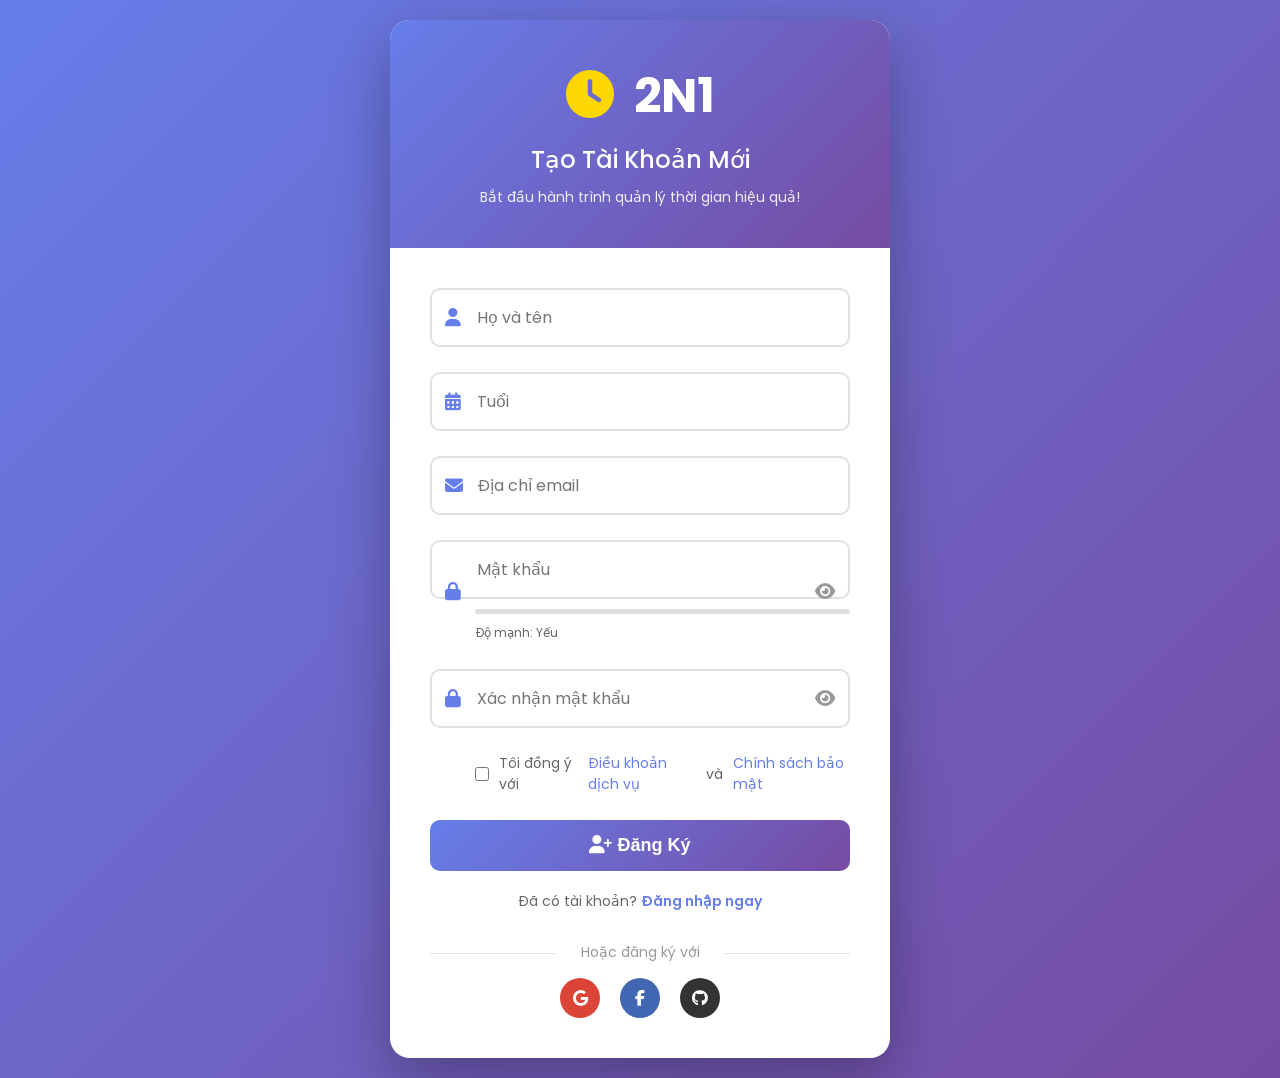
<file: index.html>
<!DOCTYPE html>
<html lang="vi">
<head>
    <meta charset="UTF-8">
    <meta name="viewport" content="width=device-width, initial-scale=1.0">
    <title>2N1 - Quản Lý Thời Gian Thông Minh</title>
    <link rel="stylesheet" href="https://cdnjs.cloudflare.com/ajax/libs/font-awesome/6.4.0/css/all.min.css">
    <link href="https://fonts.googleapis.com/css2?family=Poppins:wght@300;400;500;600;700&display=swap" rel="stylesheet">
    <link rel="stylesheet" href="style.css">
</head>
<body>
    <!-- Header với hiệu ứng -->
    <header class="glass-header">
        <div class="container">
            <div class="header-content">
                <div class="logo animate-logo">
                    <i class="fas fa-clock"></i>
                    <span>2N1</span>
                </div>
                <nav>
                    <ul>
                        <li><a href="#home" class="nav-link active"><i class="fas fa-home"></i> Trang Chủ</a></li>
                        <li><a href="#schedule" class="nav-link"><i class="fas fa-calendar-alt"></i> Lịch Học</a></li>
                        <li><a href="#pets" class="nav-link"><i class="fas fa-paw"></i> Thú Cưng</a></li>
                        <li><a href="#shop" class="nav-link"><i class="fas fa-store"></i> Cửa Hàng</a></li>
                    </ul>
                </nav>
                <div class="user-info" id="user-info">
                    <i class="fas fa-user-circle"></i>
                    <span id="username"></span>
                    <div class="points-badge" id="points-display">
                        <i class="fas fa-star"></i> <span id="user-points">0</span>
                    </div>
                </div>
            </div>
        </div>
    </header>

    <div class="container">
        <!-- Thanh tiến trình ngày -->
        <div class="daily-progress">
            <div class="progress-header">
                <h3><i class="fas fa-chart-line"></i> Tiến Độ Hôm Nay</h3>
                <span id="progress-percent">0%</span>
            </div>
            <div class="progress-bar-container">
                <div class="progress-bar-fill" id="daily-progress-bar" style="width: 0%"></div>
            </div>
        </div>

        <!-- Main Content với Grid Layout -->
        <div class="main-grid">
            <!-- Left Column: Tasks và Lịch -->
            <div class="left-column">
                <!-- Nhiệm vụ hôm nay -->
                <div class="card glass-card" id="home">
                    <div class="card-header">
                        <h2><i class="fas fa-tasks"></i> Nhiệm Vụ Hôm Nay</h2>
                        <button class="btn-add-task" id="add-task-btn">
                            <i class="fas fa-plus"></i> Thêm
                        </button>
                    </div>
                    
                    <div class="date-info">
                        <div class="current-date" id="current-date"></div>
                        <div class="tasks-summary">
                            <span id="completed-count">0</span>/<span id="total-count">0</span> hoàn thành
                        </div>
                    </div>
                    
                    <div class="time-slots" id="time-slots-container"></div>
                </div>

                <!-- Lịch học trong tuần (CẬP NHẬT) -->
                <div class="card glass-card" id="schedule">
                    <div class="card-header">
                        <h2><i class="fas fa-calendar-week"></i> Lịch Học Trong Tuần</h2>
                        <button class="btn-save-schedule" id="save-schedule-btn">
                            <i class="fas fa-save"></i> Lưu
                        </button>
                    </div>
                    
                    <div class="week-schedule" id="week-schedule">
                        <!-- JavaScript sẽ tạo lịch ở đây -->
                    </div>
                </div>
            </div>

            <!-- Right Column: Pomodoro, Âm thanh, Thú cưng -->
            <div class="right-column">
                <!-- Pomodoro Timer với hiệu ứng -->
                <div class="card glass-card pomodoro-card">
                    <h2><i class="fas fa-hourglass-half"></i> Pomodoro</h2>
                    
                    <div class="pomodoro-timer">
                        <div class="timer-circle">
                            <svg class="progress-ring" width="200" height="200">
                                <circle class="progress-ring__bg" stroke="#e0e0e0" stroke-width="8" fill="transparent" r="90" cx="100" cy="100"/>
                                <circle class="progress-ring__progress" stroke="#4b6cb7" stroke-width="8" fill="transparent" r="90" cx="100" cy="100"/>
                            </svg>
                            <div class="timer-display" id="timer">25:00</div>
                        </div>
                        
                        <div class="timer-label" id="session-type">Tập trung</div>
                        
                        <div class="timer-controls">
                            <button class="btn-control" id="start-btn">
                                <i class="fas fa-play"></i>
                            </button>
                            <button class="btn-control" id="pause-btn" disabled>
                                <i class="fas fa-pause"></i>
                            </button>
                            <button class="btn-control" id="reset-btn">
                                <i class="fas fa-redo"></i>
                            </button>
                        </div>
                    </div>
                </div>

                <!-- Phòng âm thanh Lofi (CẬP NHẬT) -->
                <div class="card glass-card sound-card">
                    <h2><i class="fas fa-headphones"></i> Nhạc Lofi Tập Trung</h2>
                    
                    <div class="sound-controls">
                        <div class="volume-control">
                            <i class="fas fa-volume-down"></i>
                            <input type="range" id="volume-slider" min="0" max="100" value="50">
                            <i class="fas fa-volume-up"></i>
                        </div>
                        
                        <div class="sound-buttons">
                            <button class="sound-btn" data-sound="lofi-study">
                                <i class="fas fa-book-open"></i>
                                <span>Lofi Study</span>
                                <div class="sound-wave"></div>
                            </button>
                            <button class="sound-btn" data-sound="lofi-chill">
                                <i class="fas fa-mug-hot"></i>
                                <span>Lofi Chill</span>
                                <div class="sound-wave"></div>
                            </button>
                            <button class="sound-btn" data-sound="lofi-rain">
                                <i class="fas fa-cloud-rain"></i>
                                <span>Lofi Rain</span>
                                <div class="sound-wave"></div>
                            </button>
                            <button class="sound-btn" data-sound="lofi-jazz">
                                <i class="fas fa-music"></i>
                                <span>Lofi Jazz</span>
                                <div class="sound-wave"></div>
                            </button>
                        </div>
                        
                        <div class="playing-indicator" id="playing-indicator">
                            <span>Đang phát: </span>
                            <span id="current-sound">Không có</span>
                            <button class="stop-sound" id="stop-sound">
                                <i class="fas fa-stop"></i>
                            </button>
                        </div>
                        
                        <!-- YouTube Audio Player Ẩn -->
                        <div id="youtube-player" style="display: none;"></div>
                    </div>
                </div>

                <!-- Thú cưng ảo (CẬP NHẬT) -->
                <div class="card glass-card pet-card" id="pets">
                    <h2><i class="fas fa-paw"></i> Thú Cưng Của Bạn</h2>
                    
                    <div class="pet-container">
                        <div class="pet-display" id="pet-display">
                            <div class="pet-image" id="pet-image">🐱</div>
                            <div class="pet-status">
                                <div class="pet-name" id="pet-name">Chưa có thú cưng</div>
                                <div class="pet-level" id="pet-level">Cấp 1</div>
                            </div>
                        </div>
                        
                        <div class="pet-stats">
                            <div class="pet-stat">
                                <i class="fas fa-heart" style="color: #ff6b6b;"></i>
                                <div class="stat-bar">
                                    <div class="stat-fill" id="pet-happiness" style="width: 0%"></div>
                                </div>
                                <span id="happiness-value">0%</span>
                            </div>
                            <div class="pet-stat">
                                <i class="fas fa-utensils" style="color: #4ecdc4;"></i>
                                <div class="stat-bar">
                                    <div class="stat-fill" id="pet-hunger" style="width: 100%"></div>
                                </div>
                                <span id="hunger-value">100%</span>
                            </div>
                            <div class="pet-stat">
                                <i class="fas fa-star" style="color: #ffd93d;"></i>
                                <div class="stat-bar">
                                    <div class="stat-fill" id="pet-exp" style="width: 0%"></div>
                                </div>
                                <span id="exp-value">0/100</span>
                            </div>
                        </div>
                        
                        <div class="pet-message" id="pet-message">
                            <i class="fas fa-comment-dots"></i>
                            <span>Hoàn thành nhiệm vụ để cho thú cưng ăn!</span>
                        </div>
                        
                        <div class="pet-food-inventory">
                            <h4><i class="fas fa-box"></i> Thức ăn: <span id="food-count">0</span></h4>
                            <div class="food-progress">
                                <div class="food-progress-bar" id="food-progress-bar" style="width: 0%"></div>
                            </div>
                            <p class="food-note">Mỗi 3 nhiệm vụ = 1 phần thức ăn</p>
                        </div>
                    </div>
                </div>
            </div>
        </div>
    </div>

    <!-- Cửa hàng thú cưng Modal (CẬP NHẬT) -->
    <div class="modal-overlay" id="shop-modal">
        <div class="modal-content shop-modal">
            <div class="modal-header">
                <h3><i class="fas fa-store"></i> Cửa Hàng Thú Cưng</h3>
                <button class="close-modal" id="close-shop">&times;</button>
            </div>
            
            <div class="shop-points">
                <i class="fas fa-star"></i> Điểm của bạn: <span id="shop-points">0</span>
            </div>
            
            <div class="pets-grid" id="pets-grid">
                <!-- Pet items sẽ được tạo bằng JavaScript -->
            </div>
        </div>
    </div>

    <!-- Thêm nhiệm vụ Modal -->
    <div class="modal-overlay" id="task-modal">
        <div class="modal-content">
            <div class="modal-header">
                <h3><i class="fas fa-plus-circle"></i> Thêm Nhiệm Vụ</h3>
                <button class="close-modal" id="close-task">&times;</button>
            </div>
            
            <form id="task-form">
                <div class="form-group">
                    <input type="text" id="task-name" placeholder="Tên nhiệm vụ" required>
                </div>
                
                <div class="form-row">
                    <select id="task-time" required>
                        <option value="">Chọn khung giờ</option>
                        <option value="morning">Sáng (8:00 - 12:00)</option>
                        <option value="afternoon">Chiều (13:00 - 17:00)</option>
                        <option value="evening">Tối (19:00 - 21:00)</option>
                    </select>
                    
                    <select id="task-duration" required>
                        <option value="">Thời lượng</option>
                        <option value="15">15 phút</option>
                        <option value="30">30 phút</option>
                        <option value="45">45 phút</option>
                        <option value="60">1 giờ</option>
                        <option value="90">1.5 giờ</option>
                        <option value="120">2 giờ</option>
                    </select>
                </div>
                
                <div class="form-group">
                    <select id="task-priority">
                        <option value="low">Ưu tiên thấp</option>
                        <option value="medium" selected>Ưu tiên trung bình</option>
                        <option value="high">Ưu tiên cao</option>
                    </select>
                </div>
                
                <button type="submit" class="btn-submit">Thêm nhiệm vụ</button>
            </form>
        </div>
    </div>

    <!-- Floating Action Button -->
    <button class="fab" id="fab">
        <i class="fas fa-chevron-up"></i>
    </button>

    <!-- Thêm thư viện YouTube IFrame API -->
    <script src="https://www.youtube.com/iframe_api"></script>
    <script src="script.js"></script>
</body>
</html>
</file>
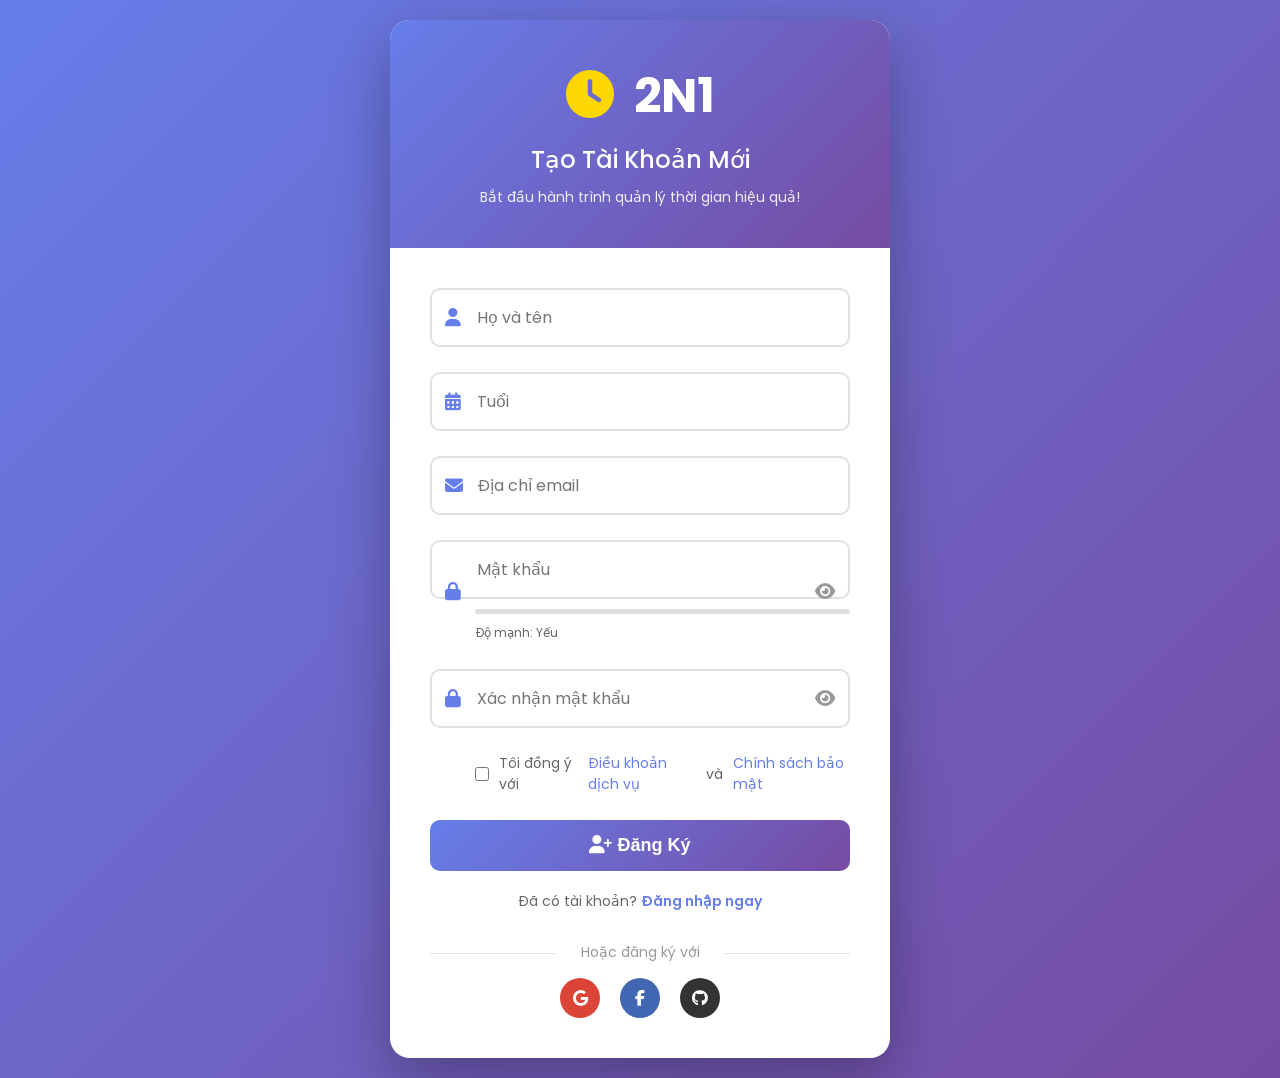
<file: register.html>
<!DOCTYPE html>
<html lang="vi">
<head>
    <meta charset="UTF-8">
    <meta name="viewport" content="width=device-width, initial-scale=1.0">
    <title>Đăng Ký - 2N1 Quản Lý Thời Gian</title>
    <link rel="stylesheet" href="https://cdnjs.cloudflare.com/ajax/libs/font-awesome/6.4.0/css/all.min.css">
    <link href="https://fonts.googleapis.com/css2?family=Poppins:wght@300;400;500;600;700&display=swap" rel="stylesheet">
    <style>
        * {
            margin: 0;
            padding: 0;
            box-sizing: border-box;
        }

        body {
            font-family: 'Poppins', sans-serif;
            background: linear-gradient(135deg, #667eea 0%, #764ba2 100%);
            min-height: 100vh;
            display: flex;
            align-items: center;
            justify-content: center;
            padding: 20px;
        }

        .container {
            max-width: 500px;
            width: 100%;
            background: white;
            border-radius: 20px;
            box-shadow: 0 20px 60px rgba(0, 0, 0, 0.3);
            overflow: hidden;
            animation: slideUp 0.5s ease-out;
        }

        @keyframes slideUp {
            from {
                opacity: 0;
                transform: translateY(50px);
            }
            to {
                opacity: 1;
                transform: translateY(0);
            }
        }

        .header {
            background: linear-gradient(135deg, #667eea 0%, #764ba2 100%);
            padding: 40px;
            text-align: center;
            color: white;
        }

        .header .logo {
            font-size: 48px;
            font-weight: 700;
            margin-bottom: 10px;
        }

        .header .logo i {
            margin-right: 10px;
            color: #ffd700;
        }

        .header h2 {
            font-size: 24px;
            font-weight: 500;
            margin-bottom: 10px;
        }

        .header p {
            opacity: 0.9;
            font-size: 14px;
        }

        .register-form {
            padding: 40px;
        }

        .form-group {
            margin-bottom: 25px;
            position: relative;
        }

        .form-group i {
            position: absolute;
            left: 15px;
            top: 50%;
            transform: translateY(-50%);
            color: #667eea;
            font-size: 18px;
        }

        .form-group .toggle-password {
            left: auto;
            right: 15px;
            cursor: pointer;
            color: #999;
        }

        .form-group .toggle-password:hover {
            color: #667eea;
        }

        .form-control {
            width: 100%;
            padding: 15px 15px 15px 45px;
            border: 2px solid #e0e0e0;
            border-radius: 10px;
            font-size: 16px;
            font-family: 'Poppins', sans-serif;
            transition: all 0.3s;
        }

        .form-control:focus {
            outline: none;
            border-color: #667eea;
            box-shadow: 0 0 0 3px rgba(102, 126, 234, 0.1);
        }

        .form-control.error {
            border-color: #f44336;
        }

        .error-message {
            color: #f44336;
            font-size: 12px;
            margin-top: 5px;
            margin-left: 45px;
            display: none;
        }

        .form-group.error .error-message {
            display: block;
        }

        .password-strength {
            margin-top: 10px;
            margin-left: 45px;
        }

        .strength-bar {
            height: 5px;
            background: #e0e0e0;
            border-radius: 5px;
            overflow: hidden;
            margin-bottom: 5px;
        }

        .strength-progress {
            height: 100%;
            width: 0%;
            transition: all 0.3s;
        }

        .strength-text {
            font-size: 12px;
            color: #666;
        }

        .checkbox-group {
            margin-left: 45px;
            margin-bottom: 25px;
        }

        .checkbox-group label {
            display: flex;
            align-items: center;
            gap: 10px;
            font-size: 14px;
            color: #666;
            cursor: pointer;
        }

        .checkbox-group input[type="checkbox"] {
            width: 18px;
            height: 18px;
            cursor: pointer;
        }

        .checkbox-group a {
            color: #667eea;
            text-decoration: none;
        }

        .checkbox-group a:hover {
            text-decoration: underline;
        }

        .btn-register {
            width: 100%;
            padding: 15px;
            background: linear-gradient(135deg, #667eea 0%, #764ba2 100%);
            color: white;
            border: none;
            border-radius: 10px;
            font-size: 18px;
            font-weight: 600;
            cursor: pointer;
            transition: all 0.3s;
            margin-bottom: 20px;
        }

        .btn-register:hover {
            transform: translateY(-2px);
            box-shadow: 0 10px 25px rgba(102, 126, 234, 0.4);
        }

        .btn-register:active {
            transform: translateY(0);
        }

        .login-link {
            text-align: center;
            font-size: 14px;
            color: #666;
        }

        .login-link a {
            color: #667eea;
            text-decoration: none;
            font-weight: 600;
        }

        .login-link a:hover {
            text-decoration: underline;
        }

        .social-login {
            margin-top: 30px;
            text-align: center;
        }

        .social-login p {
            color: #999;
            font-size: 14px;
            margin-bottom: 15px;
            position: relative;
        }

        .social-login p::before,
        .social-login p::after {
            content: "";
            position: absolute;
            top: 50%;
            width: 30%;
            height: 1px;
            background: #e0e0e0;
        }

        .social-login p::before {
            left: 0;
        }

        .social-login p::after {
            right: 0;
        }

        .social-icons {
            display: flex;
            justify-content: center;
            gap: 20px;
        }

        .social-icon {
            width: 40px;
            height: 40px;
            border-radius: 50%;
            display: flex;
            align-items: center;
            justify-content: center;
            color: white;
            text-decoration: none;
            transition: all 0.3s;
        }

        .social-icon:hover {
            transform: translateY(-3px);
            box-shadow: 0 5px 15px rgba(0, 0, 0, 0.2);
        }

        .social-icon.google {
            background: #DB4437;
        }

        .social-icon.facebook {
            background: #4267B2;
        }

        .social-icon.github {
            background: #333;
        }

        @media (max-width: 768px) {
            .header {
                padding: 30px;
            }

            .register-form {
                padding: 30px 20px;
            }

            .header .logo {
                font-size: 36px;
            }

            .header h2 {
                font-size: 20px;
            }
        }

        @media (max-width: 480px) {
            .container {
                margin: 10px;
            }

            .form-control {
                font-size: 14px;
                padding: 12px 12px 12px 40px;
            }

            .form-group i {
                font-size: 16px;
            }
        }
    </style>
</head>
<body>
    <div class="container">
        <div class="header">
            <div class="logo">
                <i class="fas fa-clock"></i> 2N1
            </div>
            <h2>Tạo Tài Khoản Mới</h2>
            <p>Bắt đầu hành trình quản lý thời gian hiệu quả!</p>
        </div>

        <div class="register-form">
            <form id="registerForm">
                <!-- Họ và tên -->
                <div class="form-group" id="name-group">
                    <i class="fas fa-user"></i>
                    <input type="text" class="form-control" id="fullname" placeholder="Họ và tên" required>
                    <div class="error-message" id="name-error">Vui lòng nhập họ tên hợp lệ (ít nhất 2 ký tự)</div>
                </div>

                <!-- Tuổi -->
                <div class="form-group" id="age-group">
                    <i class="fas fa-calendar-alt"></i>
                    <input type="number" class="form-control" id="age" placeholder="Tuổi" min="1" max="120" required>
                    <div class="error-message" id="age-error">Vui lòng nhập tuổi từ 1 đến 120</div>
                </div>

                <!-- Email -->
                <div class="form-group" id="email-group">
                    <i class="fas fa-envelope"></i>
                    <input type="email" class="form-control" id="email" placeholder="Địa chỉ email" required>
                    <div class="error-message" id="email-error">Vui lòng nhập email hợp lệ</div>
                </div>

                <!-- Mật khẩu -->
                <div class="form-group" id="password-group">
                    <i class="fas fa-lock"></i>
                    <input type="password" class="form-control" id="password" placeholder="Mật khẩu" required>
                    <i class="fas fa-eye toggle-password" id="togglePassword"></i>
                    <div class="error-message" id="password-error">Mật khẩu phải có ít nhất 8 ký tự, bao gồm chữ hoa, chữ thường và số</div>
                    
                    <!-- Thanh đo độ mạnh mật khẩu -->
                    <div class="password-strength">
                        <div class="strength-bar">
                            <div class="strength-progress" id="strength-progress"></div>
                        </div>
                        <span class="strength-text" id="strength-text">Độ mạnh: Yếu</span>
                    </div>
                </div>

                <!-- Xác nhận mật khẩu -->
                <div class="form-group" id="confirm-group">
                    <i class="fas fa-lock"></i>
                    <input type="password" class="form-control" id="confirmPassword" placeholder="Xác nhận mật khẩu" required>
                    <i class="fas fa-eye toggle-password" id="toggleConfirmPassword"></i>
                    <div class="error-message" id="confirm-error">Mật khẩu xác nhận không khớp</div>
                </div>

                <!-- Đồng ý điều khoản -->
                <div class="checkbox-group">
                    <label>
                        <input type="checkbox" id="terms" required>
                        Tôi đồng ý với <a href="#">Điều khoản dịch vụ</a> và <a href="#">Chính sách bảo mật</a>
                    </label>
                </div>

                <button type="submit" class="btn-register" id="registerBtn">
                    <i class="fas fa-user-plus"></i> Đăng Ký
                </button>

                <div class="login-link">
                    Đã có tài khoản? <a href="#" id="loginLink">Đăng nhập ngay</a>
                </div>

                <div class="social-login">
                    <p>Hoặc đăng ký với</p>
                    <div class="social-icons">
                        <a href="#" class="social-icon google"><i class="fab fa-google"></i></a>
                        <a href="#" class="social-icon facebook"><i class="fab fa-facebook-f"></i></a>
                        <a href="#" class="social-icon github"><i class="fab fa-github"></i></a>
                    </div>
                </div>
            </form>
        </div>
    </div>

    <script src="register.js"></script>
</body>
</html>
</file>
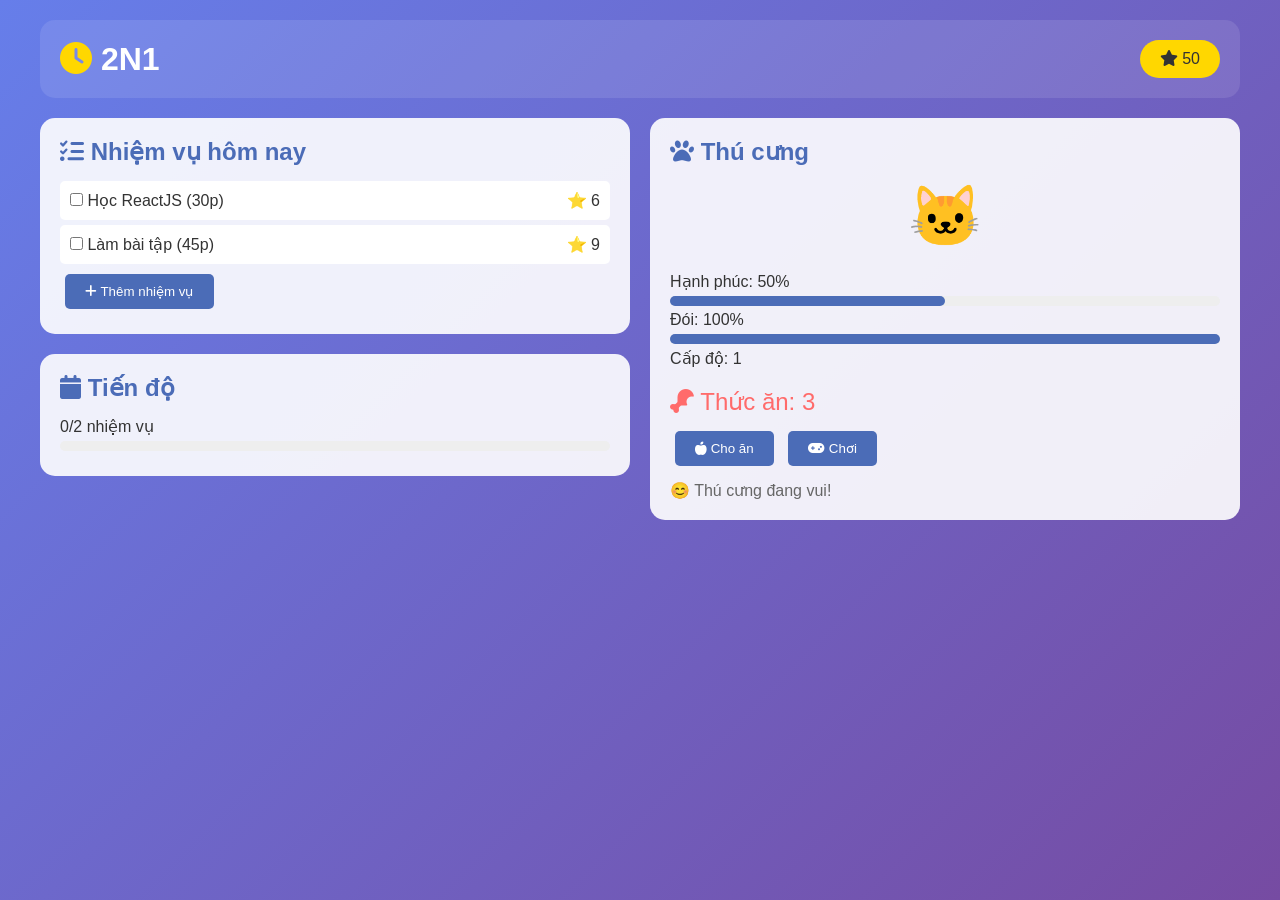
<file: simple.html>
<!DOCTYPE html>
<html lang="vi">
<head>
    <meta charset="UTF-8">
    <meta name="viewport" content="width=device-width, initial-scale=1.0">
    <title>2N1 - Đơn Giản</title>
    <link rel="stylesheet" href="https://cdnjs.cloudflare.com/ajax/libs/font-awesome/6.4.0/css/all.min.css">
    <style>
        * {
            margin: 0;
            padding: 0;
            box-sizing: border-box;
        }
        
        body {
            font-family: 'Arial', sans-serif;
            background: linear-gradient(135deg, #667eea, #764ba2);
            min-height: 100vh;
            padding: 20px;
            color: white;
        }
        
        .container {
            max-width: 1200px;
            margin: 0 auto;
        }
        
        .header {
            background: rgba(255,255,255,0.1);
            padding: 20px;
            border-radius: 15px;
            margin-bottom: 20px;
            display: flex;
            justify-content: space-between;
            align-items: center;
        }
        
        .logo {
            font-size: 32px;
            font-weight: bold;
        }
        
        .logo i {
            color: gold;
        }
        
        .points {
            background: gold;
            color: #333;
            padding: 10px 20px;
            border-radius: 30px;
        }
        
        .grid {
            display: grid;
            grid-template-columns: 1fr 1fr;
            gap: 20px;
        }
        
        .card {
            background: rgba(255,255,255,0.9);
            color: #333;
            padding: 20px;
            border-radius: 15px;
            margin-bottom: 20px;
        }
        
        .card h2 {
            margin-bottom: 15px;
            color: #4b6cb7;
        }
        
        .task-item {
            background: white;
            padding: 10px;
            margin: 5px 0;
            border-radius: 5px;
            display: flex;
            justify-content: space-between;
        }
        
        .pet-display {
            font-size: 60px;
            text-align: center;
        }
        
        .pet-stats {
            margin: 20px 0;
        }
        
        .stat-bar {
            height: 10px;
            background: #eee;
            border-radius: 5px;
            margin: 5px 0;
        }
        
        .stat-fill {
            height: 100%;
            background: #4b6cb7;
            border-radius: 5px;
            width: 50%;
        }
        
        button {
            padding: 10px 20px;
            background: #4b6cb7;
            color: white;
            border: none;
            border-radius: 5px;
            cursor: pointer;
            margin: 5px;
        }
        
        button:hover {
            background: #182848;
        }
        
        .food-count {
            font-size: 24px;
            color: #ff6b6b;
            margin: 10px 0;
        }
        
        @media (max-width: 768px) {
            .grid {
                grid-template-columns: 1fr;
            }
        }
    </style>
</head>
<body>
    <div class="container">
        <div class="header">
            <div class="logo">
                <i class="fas fa-clock"></i> 2N1
            </div>
            <div class="points">
                <i class="fas fa-star"></i> <span id="points">0</span>
            </div>
        </div>
        
        <div class="grid">
            <!-- Cột trái: Nhiệm vụ -->
            <div>
                <div class="card">
                    <h2><i class="fas fa-tasks"></i> Nhiệm vụ hôm nay</h2>
                    <div id="tasks"></div>
                    <button onclick="addTask()"><i class="fas fa-plus"></i> Thêm nhiệm vụ</button>
                </div>
                
                <div class="card">
                    <h2><i class="fas fa-calendar"></i> Tiến độ</h2>
                    <div id="progress">0/0 nhiệm vụ</div>
                    <div class="stat-bar">
                        <div class="stat-fill" id="progress-bar" style="width: 0%"></div>
                    </div>
                </div>
            </div>
            
            <!-- Cột phải: Thú cưng -->
            <div>
                <div class="card">
                    <h2><i class="fas fa-paw"></i> Thú cưng</h2>
                    
                    <div class="pet-display" id="pet-emoji">🐱</div>
                    
                    <div class="pet-stats">
                        <div>Hạnh phúc: <span id="happiness">50%</span></div>
                        <div class="stat-bar">
                            <div class="stat-fill" id="happiness-bar" style="width: 50%"></div>
                        </div>
                        
                        <div>Đói: <span id="hunger">100%</span></div>
                        <div class="stat-bar">
                            <div class="stat-fill" id="hunger-bar" style="width: 100%"></div>
                        </div>
                        
                        <div>Cấp độ: <span id="level">1</span></div>
                    </div>
                    
                    <div class="food-count">
                        <i class="fas fa-drumstick-bite"></i> Thức ăn: <span id="food">3</span>
                    </div>
                    
                    <div>
                        <button onclick="feedPet()"><i class="fas fa-apple-alt"></i> Cho ăn</button>
                        <button onclick="playPet()"><i class="fas fa-gamepad"></i> Chơi</button>
                    </div>
                    
                    <p id="pet-message" style="margin-top: 10px; color: #666;"></p>
                </div>
            </div>
        </div>
    </div>
    
    <script>
        // Dữ liệu mẫu
        let points = 50;
        let food = 3;
        let petStats = {
            happiness: 50,
            hunger: 100,
            level: 1
        };
        let tasks = [
            { id: 1, name: 'Học ReactJS', duration: 30, completed: false },
            { id: 2, name: 'Làm bài tập', duration: 45, completed: false }
        ];
        
        // Cập nhật hiển thị
        function updateDisplay() {
            document.getElementById('points').textContent = points;
            document.getElementById('food').textContent = food;
            document.getElementById('happiness').textContent = petStats.happiness + '%';
            document.getElementById('hunger').textContent = petStats.hunger + '%';
            document.getElementById('level').textContent = petStats.level;
            document.getElementById('happiness-bar').style.width = petStats.happiness + '%';
            document.getElementById('hunger-bar').style.width = petStats.hunger + '%';
            
            // Hiển thị tasks
            let tasksHtml = '';
            tasks.forEach(task => {
                tasksHtml += `
                    <div class="task-item">
                        <span>
                            <input type="checkbox" onchange="completeTask(${task.id})" ${task.completed ? 'checked' : ''}>
                            ${task.name} (${task.duration}p)
                        </span>
                        <span>⭐ ${Math.floor(task.duration/5)}</span>
                    </div>
                `;
            });
            document.getElementById('tasks').innerHTML = tasksHtml || 'Chưa có nhiệm vụ';
            
            // Cập nhật tiến độ
            const completed = tasks.filter(t => t.completed).length;
            document.getElementById('progress').textContent = `${completed}/${tasks.length} nhiệm vụ`;
            const percent = tasks.length ? (completed/tasks.length)*100 : 0;
            document.getElementById('progress-bar').style.width = percent + '%';
            
            // Message
            if (petStats.hunger < 30) {
                document.getElementById('pet-message').innerHTML = '⚠️ Thú cưng đang đói!';
            } else if (petStats.happiness < 30) {
                document.getElementById('pet-message').innerHTML = '😢 Thú cưng đang buồn!';
            } else {
                document.getElementById('pet-message').innerHTML = '😊 Thú cưng đang vui!';
            }
        }
        
        // Thêm nhiệm vụ
        function addTask() {
            const name = prompt('Tên nhiệm vụ:');
            if (!name) return;
            const duration = prompt('Thời gian (phút):', '30');
            tasks.push({
                id: Date.now(),
                name: name,
                duration: parseInt(duration) || 30,
                completed: false
            });
            updateDisplay();
        }
        
        // Hoàn thành nhiệm vụ
        function completeTask(id) {
            const task = tasks.find(t => t.id === id);
            if (task && !task.completed) {
                task.completed = true;
                points += Math.floor(task.duration/5);
                food += 1; // Mỗi nhiệm vụ được 1 thức ăn
                
                // Pet nhận exp
                if (Math.random() > 0.7) { // 30% cơ hội lên cấp
                    petStats.level++;
                }
                
                updateDisplay();
                alert(`✅ Nhận ${Math.floor(task.duration/5)} điểm và 1 thức ăn!`);
            }
        }
        
        // Cho pet ăn
        function feedPet() {
            if (food <= 0) {
                alert('❌ Hết thức ăn! Làm nhiệm vụ để nhận thức ăn.');
                return;
            }
            
            food--;
            petStats.hunger = Math.min(100, petStats.hunger + 30);
            petStats.happiness += 5;
            updateDisplay();
            alert('🍖 Đã cho thú cưng ăn!');
        }
        
        // Chơi với pet
        function playPet() {
            if (petStats.hunger < 20) {
                alert('❌ Thú cưng đói quá! Hãy cho ăn trước.');
                return;
            }
            
            petStats.happiness = Math.min(100, petStats.happiness + 20);
            petStats.hunger -= 10;
            updateDisplay();
            alert('🎮 Đã chơi với thú cưng!');
        }
        
        // Khởi tạo
        updateDisplay();
        
        // Giảm đói mỗi phút
        setInterval(() => {
            petStats.hunger = Math.max(0, petStats.hunger - 5);
            petStats.happiness = Math.max(0, petStats.happiness - 2);
            updateDisplay();
        }, 60000);
    </script>
</body>
</html>
</file>
<file: style.css>
/* ================ SCHEDULE STYLES ================ */
.day-card {
    background: white;
    border-radius: 15px;
    padding: 20px;
    margin-bottom: 20px;
    box-shadow: 0 2px 10px rgba(0,0,0,0.05);
}

.day-name {
    font-size: 18px;
    font-weight: 600;
    color: var(--primary);
    margin-bottom: 15px;
    padding-bottom: 10px;
    border-bottom: 2px solid #f0f0f0;
}

.schedule-item {
    display: grid;
    grid-template-columns: 2fr 1fr 1fr;
    gap: 10px;
    margin-bottom: 10px;
    align-items: center;
}

.schedule-item input {
    padding: 8px 12px;
    border: 1px solid #e0e0e0;
    border-radius: 8px;
    font-size: 14px;
    transition: all 0.3s;
}

.schedule-item input:focus {
    outline: none;
    border-color: var(--primary);
    box-shadow: 0 0 0 3px rgba(75, 108, 183, 0.1);
}

.add-schedule-item {
    width: 100%;
    padding: 10px;
    background: linear-gradient(135deg, #f5f7fa, #e9ecef);
    border: 2px dashed #4b6cb7;
    border-radius: 10px;
    color: #4b6cb7;
    font-weight: 500;
    cursor: pointer;
    transition: all 0.3s;
    margin-top: 10px;
}

.add-schedule-item:hover {
    background: #4b6cb7;
    color: white;
    border-color: white;
}

/* ================ PET STYLES ================ */
.pet-image {
    font-size: 80px;
    text-align: center;
    line-height: 1;
    transition: transform 0.3s;
    cursor: pointer;
}

.pet-image:hover {
    transform: scale(1.1);
}

.pet-message {
    background: #f0f0f0;
    padding: 10px 15px;
    border-radius: 10px;
    margin: 15px 0;
    display: flex;
    align-items: center;
    gap: 10px;
    font-size: 14px;
}

.pet-message i {
    font-size: 18px;
}

.pet-food-inventory {
    background: #f8f9fa;
    padding: 15px;
    border-radius: 10px;
    margin-top: 15px;
}

.pet-food-inventory h4 {
    display: flex;
    align-items: center;
    gap: 8px;
    margin-bottom: 10px;
    color: var(--primary);
}

.food-progress {
    height: 8px;
    background: #e0e0e0;
    border-radius: 4px;
    overflow: hidden;
    margin: 10px 0 5px;
}

.food-progress-bar {
    height: 100%;
    background: linear-gradient(90deg, #ff6b6b, #4ecdc4);
    transition: width 0.3s;
}

.food-note {
    font-size: 12px;
    color: #666;
    font-style: italic;
}

/* ================ SHOP STYLES ================ */
.pet-shop-item {
    background: white;
    border-radius: 15px;
    padding: 20px;
    text-align: center;
    transition: all 0.3s;
    cursor: pointer;
    position: relative;
    border: 2px solid transparent;
}

.pet-shop-item:hover {
    transform: translateY(-5px);
    box-shadow: 0 10px 30px rgba(0,0,0,0.15);
    border-color: var(--primary);
}

.pet-shop-item.owned {
    opacity: 0.8;
    background: #f5f5f5;
}

.pet-shop-item.current {
    border-color: #4CAF50;
    background: #e8f5e9;
}

.pet-shop-item.current::after {
    content: '✓ ĐANG DÙNG';
    position: absolute;
    top: 10px;
    right: 10px;
    background: #4CAF50;
    color: white;
    padding: 3px 8px;
    border-radius: 15px;
    font-size: 10px;
}

.pet-shop-emoji {
    font-size: 60px;
    margin-bottom: 10px;
}

.pet-shop-name {
    font-weight: 600;
    margin-bottom: 5px;
}

.pet-shop-price {
    color: #ffd700;
    font-weight: 600;
    margin-bottom: 5px;
}

.pet-shop-price i {
    margin-right: 5px;
}

.pet-shop-food {
    font-size: 12px;
    color: #666;
    margin-bottom: 15px;
}

.pet-shop-btn {
    padding: 8px 20px;
    border: none;
    border-radius: 25px;
    background: linear-gradient(135deg, var(--primary), var(--secondary));
    color: white;
    cursor: pointer;
    transition: all 0.3s;
    font-size: 14px;
}

.pet-shop-btn:hover:not(:disabled) {
    transform: scale(1.05);
    box-shadow: 0 5px 15px rgba(0,0,0,0.2);
}

.pet-shop-btn:disabled {
    opacity: 0.5;
    cursor: not-allowed;
    background: #ccc;
}

/* ================ RESPONSIVE ================ */
@media (max-width: 768px) {
    .schedule-item {
        grid-template-columns: 1fr;
        gap: 5px;
    }
    
    .schedule-item input {
        width: 100%;
    }
    
    .pets-grid {
        grid-template-columns: repeat(2, 1fr);
    }
}

@media (max-width: 480px) {
    .pets-grid {
        grid-template-columns: 1fr;
    }
    
    .pet-display {
        flex-direction: column;
        text-align: center;
    }
}
</file>
